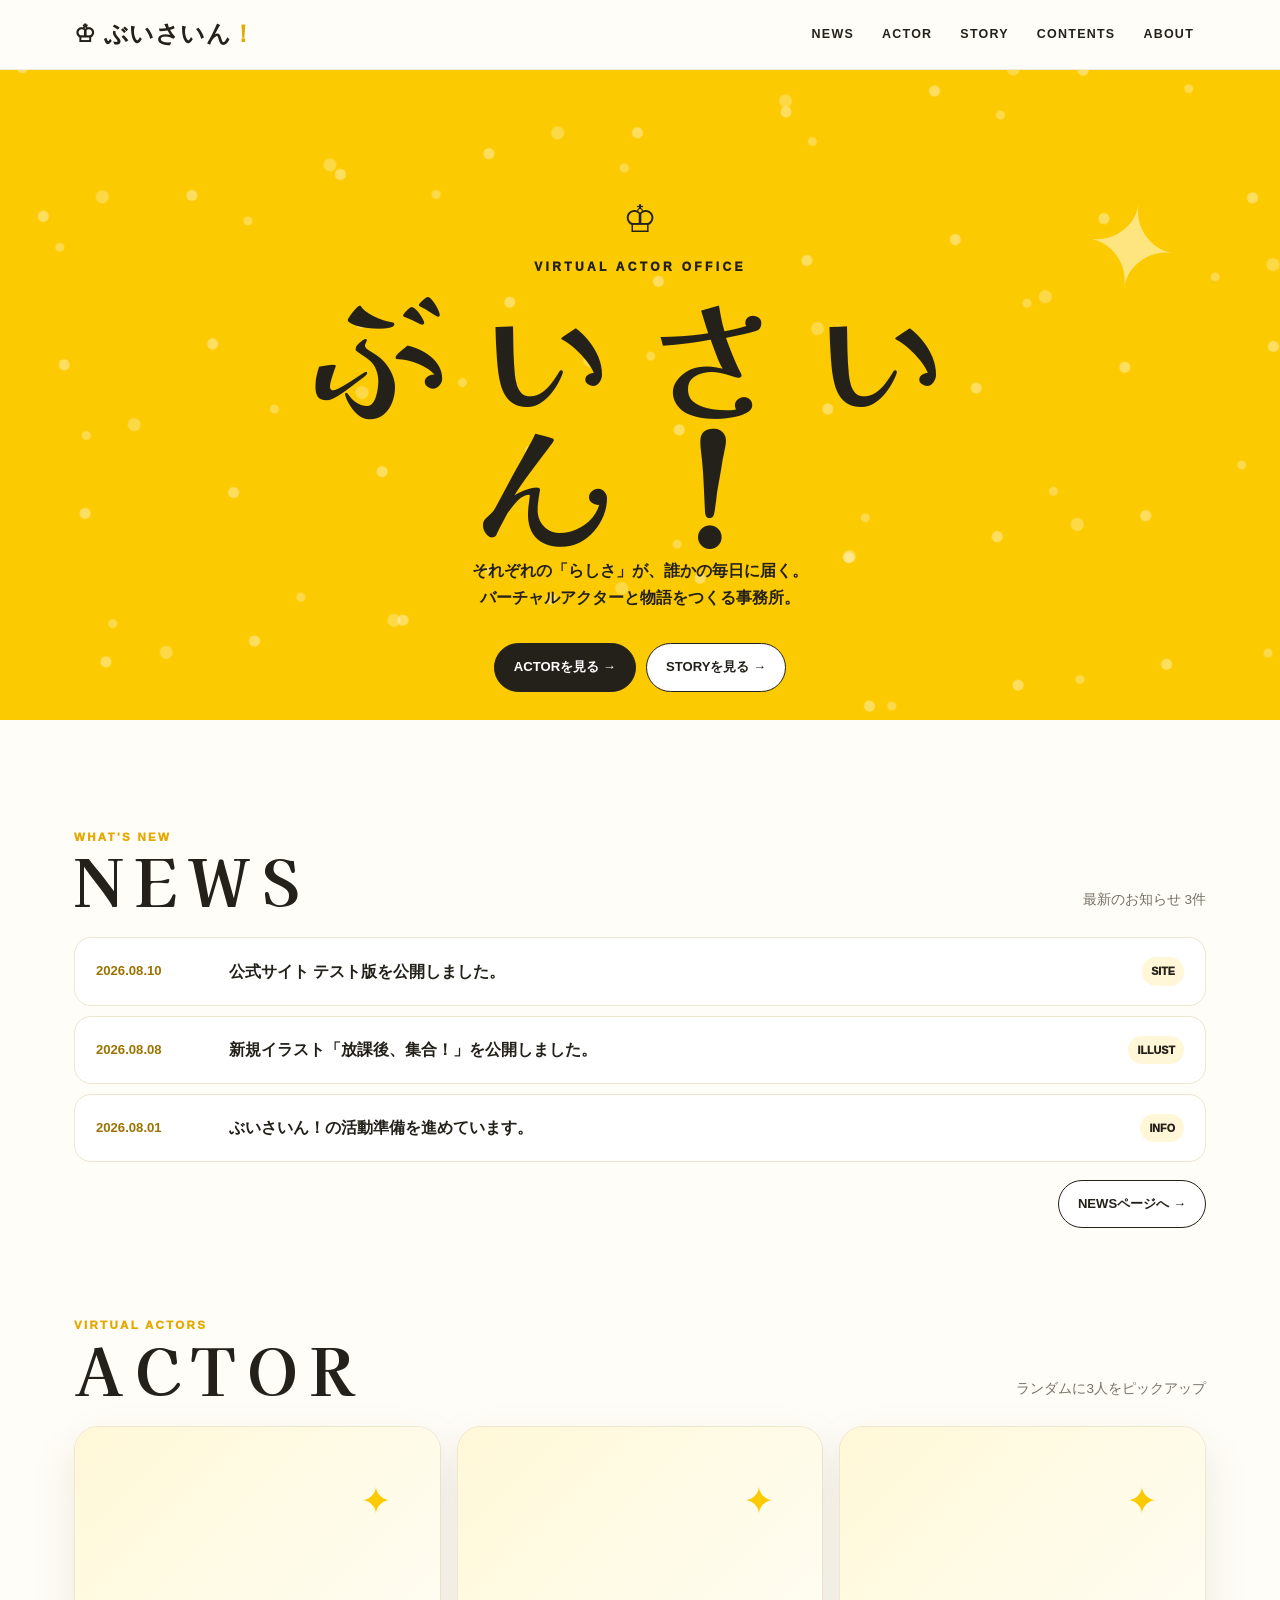
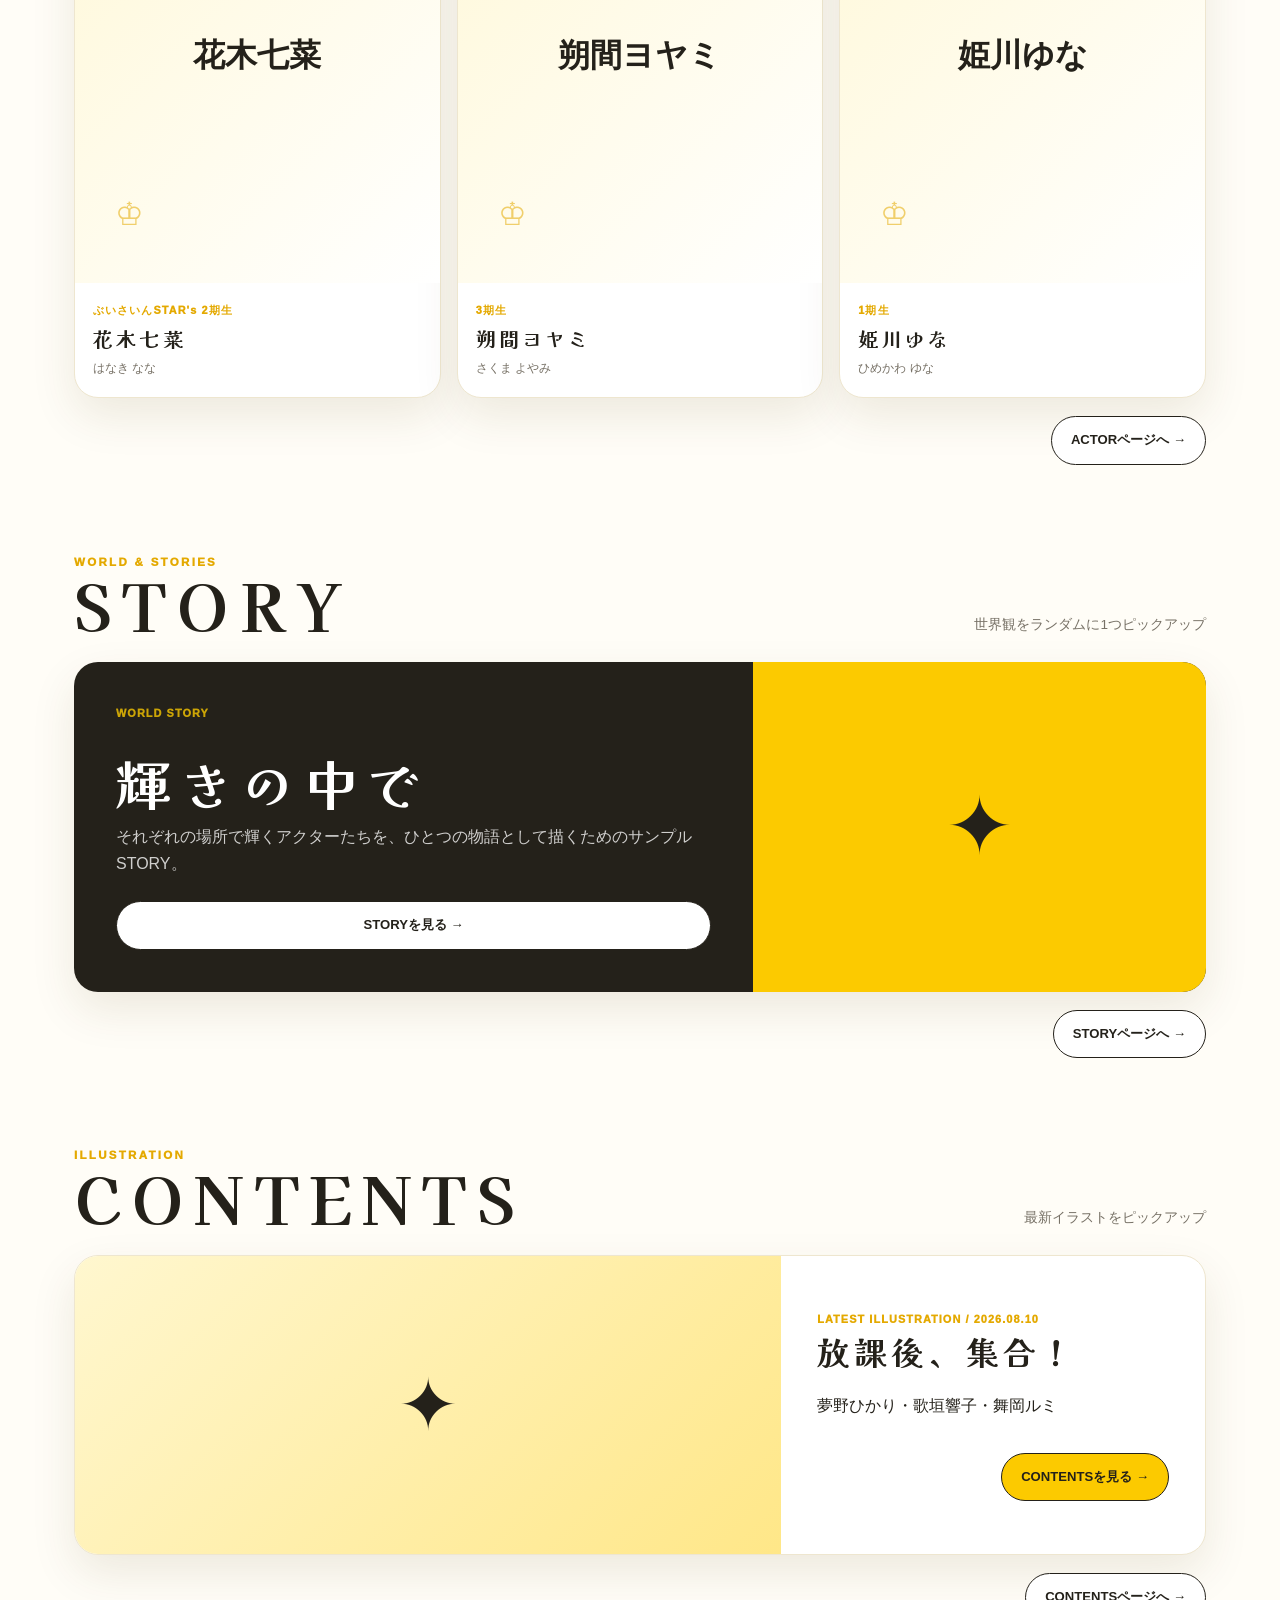
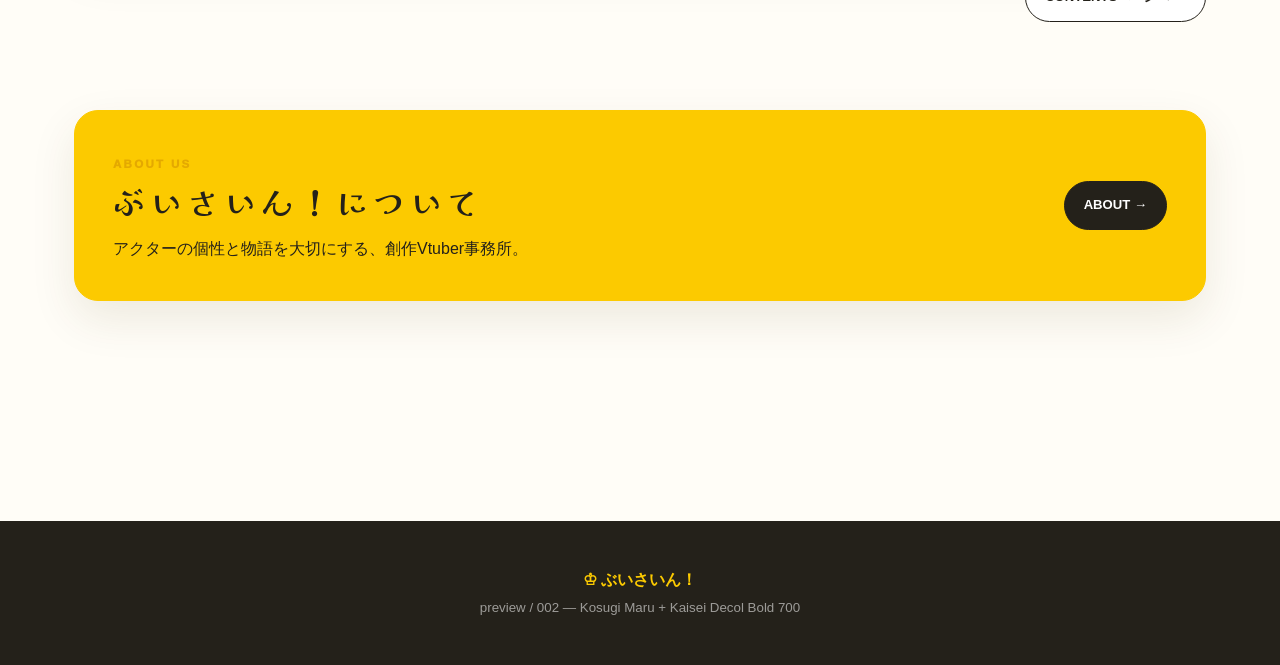
<file: preview/002/index.html>
<!doctype html>
<html lang="ja">
<head>
<meta charset="utf-8">
<meta name="viewport" content="width=device-width,initial-scale=1">
<meta name="description" content="ぶいさいん！｜創作Vtuber事務所 プレビューサイト">
<title>ぶいさいん！｜preview 002</title>
<link rel="preconnect" href="https://fonts.googleapis.com">
<link rel="preconnect" href="https://fonts.gstatic.com" crossorigin>
<link href="https://fonts.googleapis.com/css2?family=Kosugi+Maru&family=Kaisei+Decol:wght@700&display=swap" rel="stylesheet">
<link rel="stylesheet" href="./assets/styles.css">
</head>
<body>
<header class="site-header">
<nav class="nav" aria-label="メインナビゲーション">
<a class="logo" href="#top">♔ ぶいさいん<span class="logo-mark">！</span></a>
<div class="nav-links">
<a href="#news">NEWS</a><a href="#actor">ACTOR</a><a href="#story">STORY</a><a href="#contents">CONTENTS</a><a href="#about">ABOUT</a>
</div>
</nav>
</header>

<div id="home">
<section id="top" class="hero">
<div class="hero-inner"><div class="crown">♔</div><div class="eyebrow">VIRTUAL ACTOR OFFICE</div><h1>ぶいさいん！</h1><p>それぞれの「らしさ」が、誰かの毎日に届く。<br>バーチャルアクターと物語をつくる事務所。</p><div class="hero-actions"><a class="button" href="#actor">ACTORを見る →</a><a class="button light" href="#story">STORYを見る →</a></div></div>
</section>
<main>
<section id="home-news-section"><div class="section-heading"><div><p class="section-kicker">WHAT'S NEW</p><h2>NEWS</h2></div><p>最新のお知らせ 3件</p></div><div id="home-news" class="news-list"></div><div class="more-row"><a class="button light" href="#news">NEWSページへ →</a></div></section>
<section><div class="section-heading"><div><p class="section-kicker">VIRTUAL ACTORS</p><h2>ACTOR</h2></div><p>ランダムに3人をピックアップ</p></div><div id="home-actors" class="actor-feature"></div><div class="more-row"><a class="button light" href="#actor">ACTORページへ →</a></div></section>
<section><div class="section-heading"><div><p class="section-kicker">WORLD &amp; STORIES</p><h2>STORY</h2></div><p>世界観をランダムに1つピックアップ</p></div><div id="home-story" class="story-pick"></div><div class="more-row"><a class="button light" href="#story">STORYページへ →</a></div></section>
<section><div class="section-heading"><div><p class="section-kicker">ILLUSTRATION</p><h2>CONTENTS</h2></div><p>最新イラストをピックアップ</p></div><div id="home-content" class="content-pick"></div><div class="more-row"><a class="button light" href="#contents">CONTENTSページへ →</a></div></section>
<section><div class="about-card"><div><p class="section-kicker">ABOUT US</p><h3>ぶいさいん！について</h3><p>アクターの個性と物語を大切にする、創作Vtuber事務所。</p></div><a class="button" href="#about">ABOUT →</a></div></section>
</main>
</div>

<main>
<section id="page-news" class="page-panel"></section>
<section id="page-actor" class="page-panel"><div class="page-head"><p class="section-kicker">VIRTUAL ACTORS</p><h2>ACTOR</h2><p>所属アクターとデビューグループ・後発グループ。</p></div><div class="toolbar"><button class="filter active" data-actor-mode="name">名前順</button><button class="filter" data-actor-mode="debut">デビュー順</button><button class="filter" data-actor-mode="subscribers">登録者順</button><button class="filter" data-actor-mode="group">グループ別</button></div><div id="actor-list" class="grid-4"></div><div class="page-head" style="margin-top:70px"><p class="section-kicker">GROUP</p><h2>GROUP</h2><p>デビューグループと後発グループを切り替えて表示できます。</p></div><div class="toolbar"><button class="filter active" data-group-mode="debut">デビューグループのみ</button><button class="filter" data-group-mode="all">全グループ</button></div><div id="group-list" class="grid-3"></div></section>
<section id="page-story" class="page-panel"><div class="page-head"><p class="section-kicker">WORLD &amp; STORIES</p><h2>STORY</h2><p>デビューグループとは独立した、作品・世界観の一覧。</p></div><div id="story-list" class="grid-3"></div></section>
<section id="page-contents" class="page-panel"><div class="page-head"><p class="section-kicker">WORKS</p><h2>CONTENTS</h2><p>イラストを中心とした、ぶいさいん！の作品一覧。</p></div><div class="toolbar"><button class="filter active" data-content-mode="all">すべて</button><button class="filter" data-content-mode="イラスト">イラスト</button><button class="filter" data-content-mode="歌ってみた">歌ってみた</button></div><div id="content-list" class="grid-3"></div></section>
<section id="page-about" class="page-panel"></section><section id="page-actor-detail" class="page-panel"></section><section id="page-group-detail" class="page-panel"></section><section id="page-story-detail" class="page-panel"></section>
</main>
<footer><strong>♔ ぶいさいん！</strong><small>preview / 002 — Kosugi Maru + Kaisei Decol Bold 700</small></footer>
<script src="../001/assets/app.js"></script>
</body>
</html>
</file>
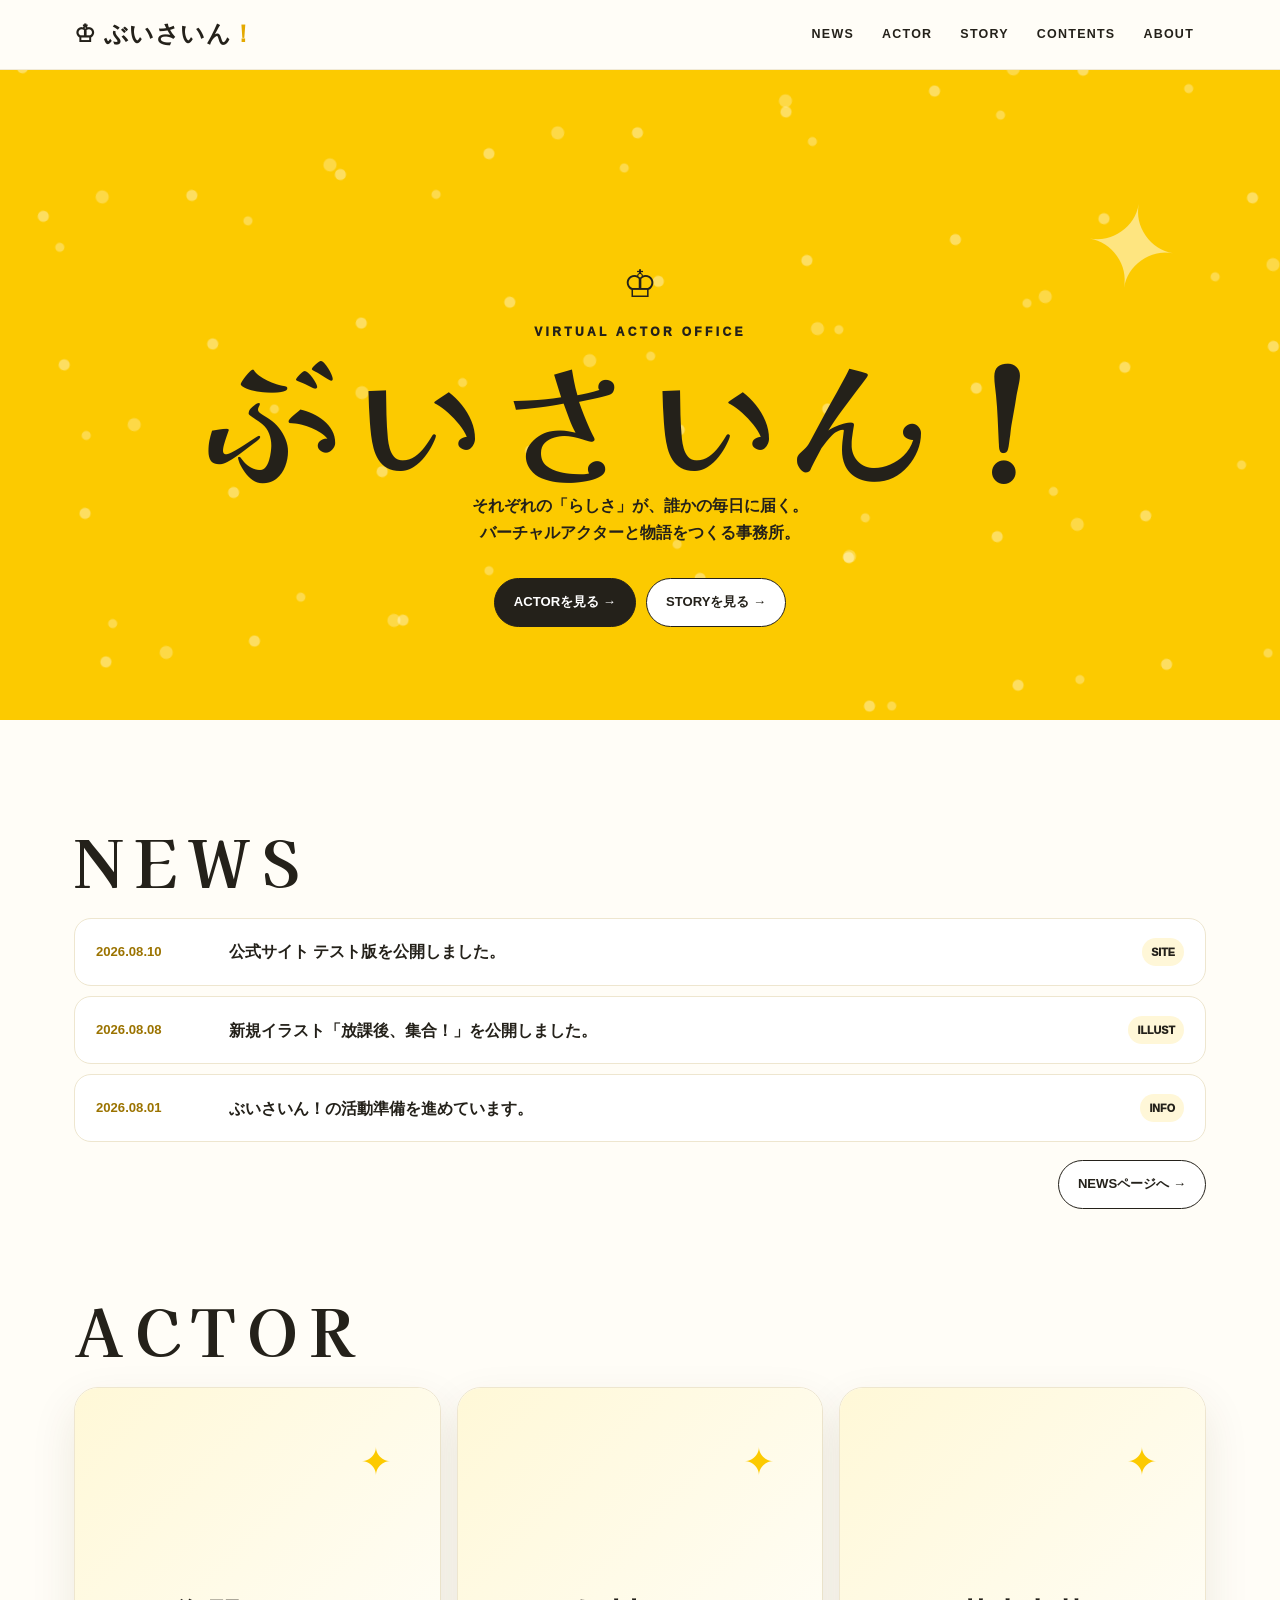
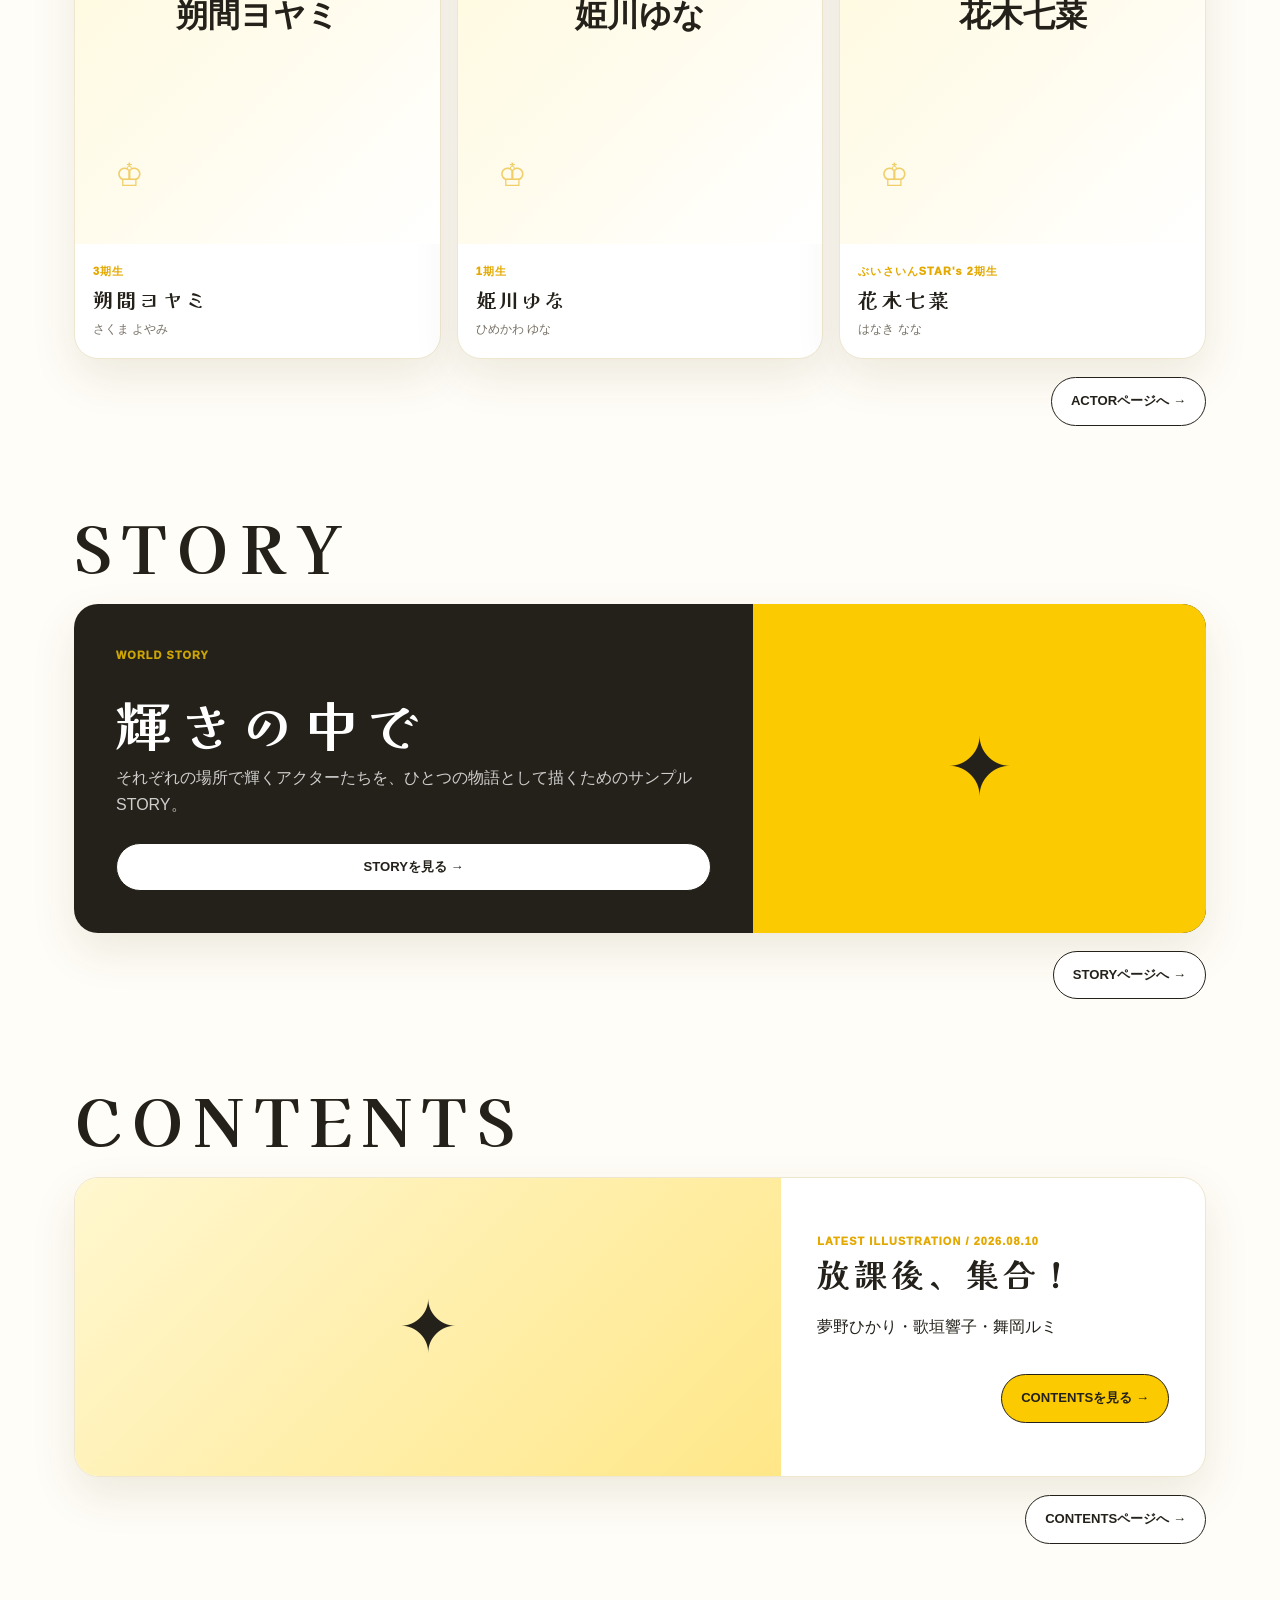
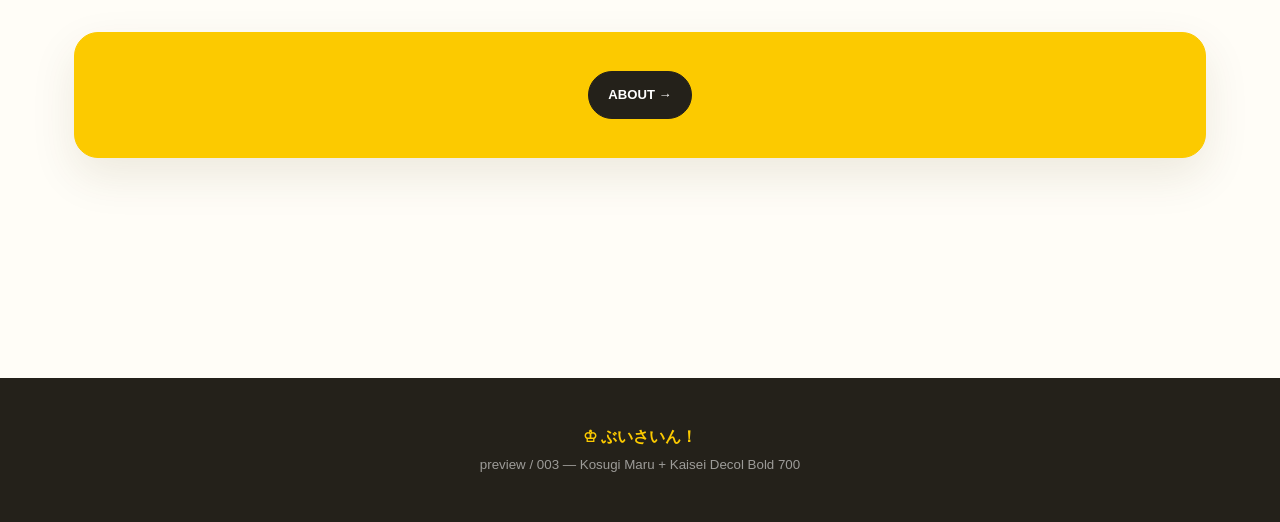
<file: preview/003/index.html>
<!doctype html>
<html lang="ja">
<head>
<meta charset="utf-8">
<meta name="viewport" content="width=device-width,initial-scale=1">
<meta name="description" content="ぶいさいん！｜創作Vtuber事務所 プレビューサイト">
<title>ぶいさいん！｜preview 003</title>
<link rel="preconnect" href="https://fonts.googleapis.com">
<link rel="preconnect" href="https://fonts.gstatic.com" crossorigin>
<link href="https://fonts.googleapis.com/css2?family=Kosugi+Maru&family=Kaisei+Decol:wght@700&display=swap" rel="stylesheet">
<link rel="stylesheet" href="../002/assets/styles.css">
<link rel="stylesheet" href="./assets/overrides.css">
</head>
<body>
<header class="site-header">
<nav class="nav" aria-label="メインナビゲーション">
<a class="logo" href="#top">♔ ぶいさいん<span class="logo-mark">！</span></a>
<div class="nav-links">
<a href="#news">NEWS</a><a href="#actor">ACTOR</a><a href="#story">STORY</a><a href="#contents">CONTENTS</a><a href="#about">ABOUT</a>
</div>
</nav>
</header>

<div id="home">
<section id="top" class="hero">
<div class="hero-inner"><div class="crown">♔</div><div class="eyebrow">VIRTUAL ACTOR OFFICE</div><h1>ぶいさいん！</h1><p>それぞれの「らしさ」が、誰かの毎日に届く。<br>バーチャルアクターと物語をつくる事務所。</p><div class="hero-actions"><a class="button" href="#actor">ACTORを見る →</a><a class="button light" href="#story">STORYを見る →</a></div></div>
</section>
<main>
<section id="home-news-section"><div class="section-heading"><div><p class="section-kicker">WHAT'S NEW</p><h2>NEWS</h2></div><p>最新のお知らせ 3件</p></div><div id="home-news" class="news-list"></div><div class="more-row"><a class="button light" href="#news">NEWSページへ →</a></div></section>
<section><div class="section-heading"><div><p class="section-kicker">VIRTUAL ACTORS</p><h2>ACTOR</h2></div><p>ランダムに3人をピックアップ</p></div><div id="home-actors" class="actor-feature"></div><div class="more-row"><a class="button light" href="#actor">ACTORページへ →</a></div></section>
<section><div class="section-heading"><div><p class="section-kicker">WORLD &amp; STORIES</p><h2>STORY</h2></div><p>世界観をランダムに1つピックアップ</p></div><div id="home-story" class="story-pick"></div><div class="more-row"><a class="button light" href="#story">STORYページへ →</a></div></section>
<section><div class="section-heading"><div><p class="section-kicker">ILLUSTRATION</p><h2>CONTENTS</h2></div><p>最新イラストをピックアップ</p></div><div id="home-content" class="content-pick"></div><div class="more-row"><a class="button light" href="#contents">CONTENTSページへ →</a></div></section>
<section><div class="about-card"><div><p class="section-kicker">ABOUT US</p><h3>ぶいさいん！について</h3><p>アクターの個性と物語を大切にする、創作Vtuber事務所。</p></div><a class="button" href="#about">ABOUT →</a></div></section>
</main>
</div>

<main>
<section id="page-news" class="page-panel"></section>
<section id="page-actor" class="page-panel"><div class="page-head"><p class="section-kicker">VIRTUAL ACTORS</p><h2>ACTOR</h2><p>所属アクターとデビューグループ・後発グループ。</p></div><div class="toolbar actor-toolbar"><button class="filter active" data-actor-mode="name">名前順</button><button class="filter" data-actor-mode="debut">デビュー順</button><button class="filter" data-actor-mode="subscribers">登録者順</button><button class="filter" data-actor-mode="group">グループ別</button></div><div id="actor-list" class="grid-4"></div><div class="page-head group-head" style="margin-top:70px"><p class="section-kicker">GROUP</p><h2>GROUP</h2><p>デビューグループと後発グループを切り替えて表示できます。</p></div><div class="toolbar group-toolbar"><button class="filter active" data-group-mode="debut">デビューグループのみ</button><button class="filter" data-group-mode="all">全グループ</button></div><div id="group-list" class="grid-3"></div></section>
<section id="page-story" class="page-panel"><div class="page-head"><p class="section-kicker">WORLD &amp; STORIES</p><h2>STORY</h2><p>デビューグループとは独立した、作品・世界観の一覧。</p></div><div id="story-list" class="grid-3"></div></section>
<section id="page-contents" class="page-panel"><div class="page-head"><p class="section-kicker">WORKS</p><h2>CONTENTS</h2><p>イラストを中心とした、ぶいさいん！の作品一覧。</p></div><div class="toolbar"><button class="filter active" data-content-mode="all">すべて</button><button class="filter" data-content-mode="イラスト">イラスト</button><button class="filter" data-content-mode="歌ってみた">歌ってみた</button></div><div id="content-list" class="grid-3"></div></section>
<section id="page-about" class="page-panel"></section><section id="page-actor-detail" class="page-panel"></section><section id="page-group-detail" class="page-panel"></section><section id="page-story-detail" class="page-panel"></section>
</main>
<footer><strong>♔ ぶいさいん！</strong><small>preview / 003 — Kosugi Maru + Kaisei Decol Bold 700</small></footer>
<script src="../001/assets/app.js"></script>
<script src="./assets/overrides.js"></script>
</body>
</html>
</file>
<file: preview/002/assets/styles.css>
@import url('https://fonts.googleapis.com/css2?family=Kosugi+Maru&family=Kaisei+Decol:wght@700&display=swap');
:root{--yellow:#FCCA00;--yellow-deep:#e4a900;--ink:#24211a;--muted:#777166;--paper:#fffdf7;--cream:#fff7d8;--line:#eee6cf;--white:#fff;--shadow:0 18px 45px rgba(74,58,0,.10);--radius:24px}*{box-sizing:border-box}html{scroll-behavior:smooth}body{margin:0;color:var(--ink);background:var(--paper);font-family:'Kosugi Maru',sans-serif;line-height:1.7}a{color:inherit;text-decoration:none}button{font:inherit}.site-header{position:sticky;top:0;z-index:30;background:rgba(255,253,247,.92);backdrop-filter:blur(16px);border-bottom:1px solid rgba(238,230,207,.8)}.nav{max-width:1180px;margin:auto;padding:14px 24px;display:flex;align-items:center;justify-content:space-between;gap:20px}.logo{font-size:1.5rem;font-weight:950;letter-spacing:.02em}.logo-mark{color:var(--yellow-deep)}.nav-links{display:flex;flex-wrap:wrap;gap:4px}.nav-links a{padding:8px 12px;border-radius:999px;font-size:.78rem;font-weight:900;letter-spacing:.1em}.nav-links a:hover,.nav-links a.active{background:var(--yellow)}.hero{min-height:650px;position:relative;overflow:hidden;display:grid;place-items:center;background:var(--yellow);isolation:isolate}.hero:before{content:"";position:absolute;inset:-20%;background:radial-gradient(circle at 20% 30%,rgba(255,255,255,.38) 0 5px,transparent 6px),radial-gradient(circle at 80% 20%,rgba(255,255,255,.3) 0 4px,transparent 5px),radial-gradient(circle at 70% 80%,rgba(255,255,255,.28) 0 6px,transparent 7px);background-size:150px 150px,190px 190px,230px 230px;transform:rotate(-8deg);z-index:-1}.hero:after{content:"✦";position:absolute;right:8%;top:13%;font-size:7rem;color:rgba(255,255,255,.5);transform:rotate(10deg)}.hero-inner{width:min(100% - 40px,900px);text-align:center}.crown{font-size:2.4rem;margin-bottom:6px}.eyebrow{font-size:.75rem;font-weight:950;letter-spacing:.28em}.hero h1{margin:8px 0 12px;font-size:clamp(4rem,13vw,9rem);line-height:.9;letter-spacing:-.08em}.hero p{margin:0 auto;max-width:650px;font-weight:750}.hero-actions{margin-top:32px;display:flex;justify-content:center;flex-wrap:wrap;gap:10px}.button{display:inline-flex;align-items:center;justify-content:center;gap:8px;padding:12px 19px;border-radius:999px;border:1px solid var(--ink);background:var(--ink);color:var(--white);font-weight:900;font-size:.82rem;cursor:pointer}.button.light{background:var(--white);color:var(--ink)}.button.yellow{background:var(--yellow);color:var(--ink);border-color:var(--ink)}main{max-width:1180px;margin:auto;padding:20px 24px 100px}section{padding-top:88px;scroll-margin-top:85px}.section-heading{display:flex;align-items:end;justify-content:space-between;gap:20px;margin-bottom:26px}.section-kicker{margin:0;color:var(--yellow-deep);font-size:.72rem;font-weight:950;letter-spacing:.2em}.section-heading h2{margin:0;font-size:clamp(2.2rem,6vw,4rem);line-height:1;letter-spacing:-.06em}.section-heading>p{margin:0;color:var(--muted);font-size:.85rem}.news-list{display:grid;gap:10px}.news-item{display:grid;grid-template-columns:115px 1fr auto;align-items:center;gap:18px;padding:19px 21px;background:var(--white);border:1px solid var(--line);border-radius:17px;transition:.2s}.news-item:hover{transform:translateY(-2px);box-shadow:var(--shadow)}.news-date{font-size:.82rem;font-weight:900;color:#9b7300}.news-title{font-weight:850}.tag{padding:5px 9px;background:var(--cream);border-radius:999px;font-size:.67rem;font-weight:950}.actor-feature{display:grid;grid-template-columns:repeat(3,1fr);gap:16px}.actor-card,.group-card,.story-card,.content-card,.about-card{background:var(--white);border:1px solid var(--line);border-radius:var(--radius);box-shadow:var(--shadow);overflow:hidden}.actor-card{transition:.25s}.actor-card:hover,.group-card:hover,.story-card:hover,.content-card:hover{transform:translateY(-4px)}.visual{position:relative;display:grid;place-items:center;overflow:hidden;background:linear-gradient(135deg,#fff8d7,#fff)}.actor-card .visual{aspect-ratio:4/5}.visual:before{content:"✦";position:absolute;right:13%;top:9%;font-size:2.4rem;color:var(--yellow)}.visual:after{content:"♔";position:absolute;left:11%;bottom:9%;font-size:2rem;color:rgba(228,169,0,.55)}.placeholder-name{font-size:clamp(1.3rem,3vw,2rem);font-weight:950;text-align:center}.card-body{padding:18px}.micro{margin:0;color:var(--yellow-deep);font-size:.68rem;font-weight:950;letter-spacing:.1em}.card-title{margin:3px 0 2px;font-size:1.25rem;font-weight:950}.card-text{margin:0;color:var(--muted);font-size:.78rem}.more-row{margin-top:18px;text-align:right}.story-pick{display:grid;grid-template-columns:1.2fr .8fr;min-height:310px;border-radius:var(--radius);overflow:hidden;background:var(--ink);color:var(--white);box-shadow:var(--shadow)}.story-copy{padding:42px;display:flex;flex-direction:column;justify-content:center}.story-copy .micro{color:var(--yellow)}.story-copy h3{font-size:clamp(2rem,5vw,3.4rem);line-height:1.05;margin:7px 0 12px}.story-copy p{opacity:.78;margin:0 0 24px}.story-art{display:grid;place-items:center;background:var(--yellow);color:var(--ink);font-size:5rem}.content-pick{display:grid;grid-template-columns:1.25fr .75fr;min-height:300px;background:var(--white);border:1px solid var(--line);border-radius:var(--radius);overflow:hidden;box-shadow:var(--shadow)}.content-image{display:grid;place-items:center;background:linear-gradient(135deg,#fff7cf,#ffe788);font-size:4.5rem}.content-copy{padding:36px;display:flex;flex-direction:column;justify-content:center}.content-copy h3{font-size:2rem;line-height:1.1;margin:6px 0}.about-card{padding:38px;background:var(--yellow);border-color:var(--yellow);display:flex;align-items:center;justify-content:space-between;gap:25px}.about-card h3{margin:0;font-size:2rem}.about-card p{margin:6px 0 0;max-width:700px}.page-panel{display:none;padding:90px 0 0}.page-panel.is-visible{display:block}.page-head{margin-bottom:28px}.page-head .section-kicker{margin-bottom:4px}.page-head h2{margin:0;font-size:clamp(2.5rem,7vw,5rem);line-height:1;letter-spacing:-.07em}.page-head p{color:var(--muted)}.toolbar{display:flex;flex-wrap:wrap;gap:8px;margin-bottom:20px}.filter{border:1px solid #d8cfb2;background:var(--white);padding:9px 14px;border-radius:999px;cursor:pointer;font-weight:850;font-size:.78rem}.filter.active{background:var(--ink);color:var(--white);border-color:var(--ink)}.grid-4{display:grid;grid-template-columns:repeat(4,1fr);gap:15px}.grid-3{display:grid;grid-template-columns:repeat(3,1fr);gap:16px}.group-card .visual{aspect-ratio:16/9}.group-card .card-body{padding:18px}.group-members{margin:8px 0 0;padding:0;list-style:none;color:var(--muted);font-size:.78rem}.group-members li+li{margin-top:2px}.story-card{padding:28px;min-height:280px;display:flex;flex-direction:column;justify-content:end;position:relative}.story-card .story-art{position:absolute;inset:0;z-index:0}.story-card .story-info{position:relative;z-index:1;padding-top:130px}.story-card h3{margin:4px 0;font-size:1.55rem}.content-card .content-image{aspect-ratio:4/3}.content-card .card-body{padding:16px}.content-card .actor-tags{margin-top:8px;color:var(--muted);font-size:.72rem}.profile{display:grid;grid-template-columns:.85fr 1.15fr;gap:24px}.profile-visuals{display:grid;grid-template-columns:1fr 1fr;gap:10px}.profile-visuals .visual{min-height:360px;border-radius:20px}.profile-main{padding:30px;background:var(--white);border:1px solid var(--line);border-radius:var(--radius);box-shadow:var(--shadow)}.profile-main h3{font-size:2.4rem;margin:0}.profile-main .ruby{font-size:.78rem;color:var(--muted)}.info-list{display:grid;grid-template-columns:140px 1fr;margin:25px 0}.info-list dt,.info-list dd{padding:10px 0;border-bottom:1px solid var(--line);margin:0}.info-list dt{font-size:.75rem;color:var(--muted);font-weight:850}.profile-copy{margin:0 0 24px}.related{margin-top:24px}.related h4{margin:0 0 10px}.mini-grid{display:grid;grid-template-columns:repeat(3,1fr);gap:10px}.mini-card{padding:16px;background:var(--cream);border-radius:16px;font-weight:850;font-size:.78rem}.back{margin-bottom:20px}.empty{padding:40px;text-align:center;background:var(--white);border:1px dashed #d8cfb2;border-radius:20px;color:var(--muted)}footer{padding:45px 24px;background:var(--ink);color:var(--white);text-align:center}footer strong{color:var(--yellow)}footer small{display:block;opacity:.55;margin-top:4px}@media(max-width:900px){.grid-4{grid-template-columns:repeat(2,1fr)}.grid-3{grid-template-columns:1fr 1fr}.profile{grid-template-columns:1fr}.story-pick,.content-pick{grid-template-columns:1fr}.story-art{min-height:190px}.about-card{align-items:flex-start;flex-direction:column}}@media(max-width:620px){.nav{align-items:flex-start;flex-direction:column;padding:13px 17px}.nav-links{width:100%;overflow:auto;flex-wrap:nowrap}.nav-links a{white-space:nowrap}.hero{min-height:570px}.hero:after{font-size:4rem}main{padding-inline:17px}.news-item{grid-template-columns:1fr auto;gap:4px 10px}.news-date{grid-column:1/-1}.actor-feature,.grid-3,.grid-4{grid-template-columns:1fr}.section-heading{align-items:flex-start;flex-direction:column}.story-copy,.content-copy,.profile-main,.about-card{padding:25px}.profile-visuals{grid-template-columns:1fr}.profile-visuals .visual{min-height:280px}.info-list{grid-template-columns:110px 1fr}.mini-grid{grid-template-columns:1fr 1fr}}

/* Body remains Kosugi Maru; headings use Kaisei Decol Bold 700 with wider tracking. */
h1,h2,h3,h4,.card-title,.story-copy h3,.content-copy h3,.about-card h3,.profile-main h3,.story-card h3{font-family:'Kaisei Decol',serif !important;font-weight:700 !important;letter-spacing:.16em !important;}
</file>
<file: preview/003/assets/overrides.css>
/* preview/003: requested layout refinements. Base design remains preview/002. */

/* HOME hero title: never wrap, including narrow mobile browsers. */
#home .hero h1{
  white-space:nowrap;
  font-size:clamp(2.7rem,16vw,9rem);
  letter-spacing:.02em !important;
}

/* Remove the small English labels above HOME section titles. */
#home .section-heading .section-kicker,
#home .about-card .section-kicker{display:none}

/* Remove the explanatory pickup captions requested for ACTOR / STORY / CONTENTS. */
#home .section-heading > p{display:none}

/* ABOUT: button only, centered. */
#home .about-card{justify-content:center;text-align:center}
#home .about-card > div{display:none}

/* ACTOR / GROUP are presented in parallel columns on wider screens. */
#page-actor{
  display:none;
}
#page-actor.is-visible{
  display:grid;
  grid-template-columns:minmax(0,1fr) minmax(0,1fr);
  column-gap:28px;
  align-items:start;
}
#page-actor > .page-head:first-child{grid-column:1}
#page-actor > .actor-toolbar{grid-column:1}
#page-actor > #actor-list{grid-column:1}
#page-actor > .group-head{grid-column:2;grid-row:1;margin-top:0 !important}
#page-actor > .group-toolbar{grid-column:2}
#page-actor > #group-list{grid-column:2}

/* Hide the four old actor sort buttons; overrides.js supplies the ▼ dropdown. */
#page-actor .actor-toolbar .filter{display:none}

/* Remove illustration announcement from NEWS page. */
#page-news .news-item:has(.tag){ }
#page-news .news-item[data-news-tag="ILLUST"]{display:none}

@media(max-width:900px){
  #page-actor.is-visible{grid-template-columns:1fr}
  #page-actor > .page-head:first-child,
  #page-actor > .actor-toolbar,
  #page-actor > #actor-list,
  #page-actor > .group-head,
  #page-actor > .group-toolbar,
  #page-actor > #group-list{grid-column:1}
  #page-actor > .group-head{grid-row:auto;margin-top:70px !important}
}

@media(max-width:620px){
  #home .hero h1{font-size:clamp(2.55rem,15vw,5rem)}
}

.actor-sort-select-wrap{display:flex;align-items:center;gap:8px;margin-bottom:20px}
.actor-sort-select-wrap label{font-size:.78rem;font-weight:850;color:var(--muted)}
.actor-sort-select-wrap select{
  appearance:auto;
  border:1px solid #d8cfb2;
  background:var(--white);
  padding:9px 38px 9px 14px;
  border-radius:999px;
  cursor:pointer;
  font:inherit;
  font-size:.78rem;
  font-weight:850;
  color:var(--ink);
}
</file>
